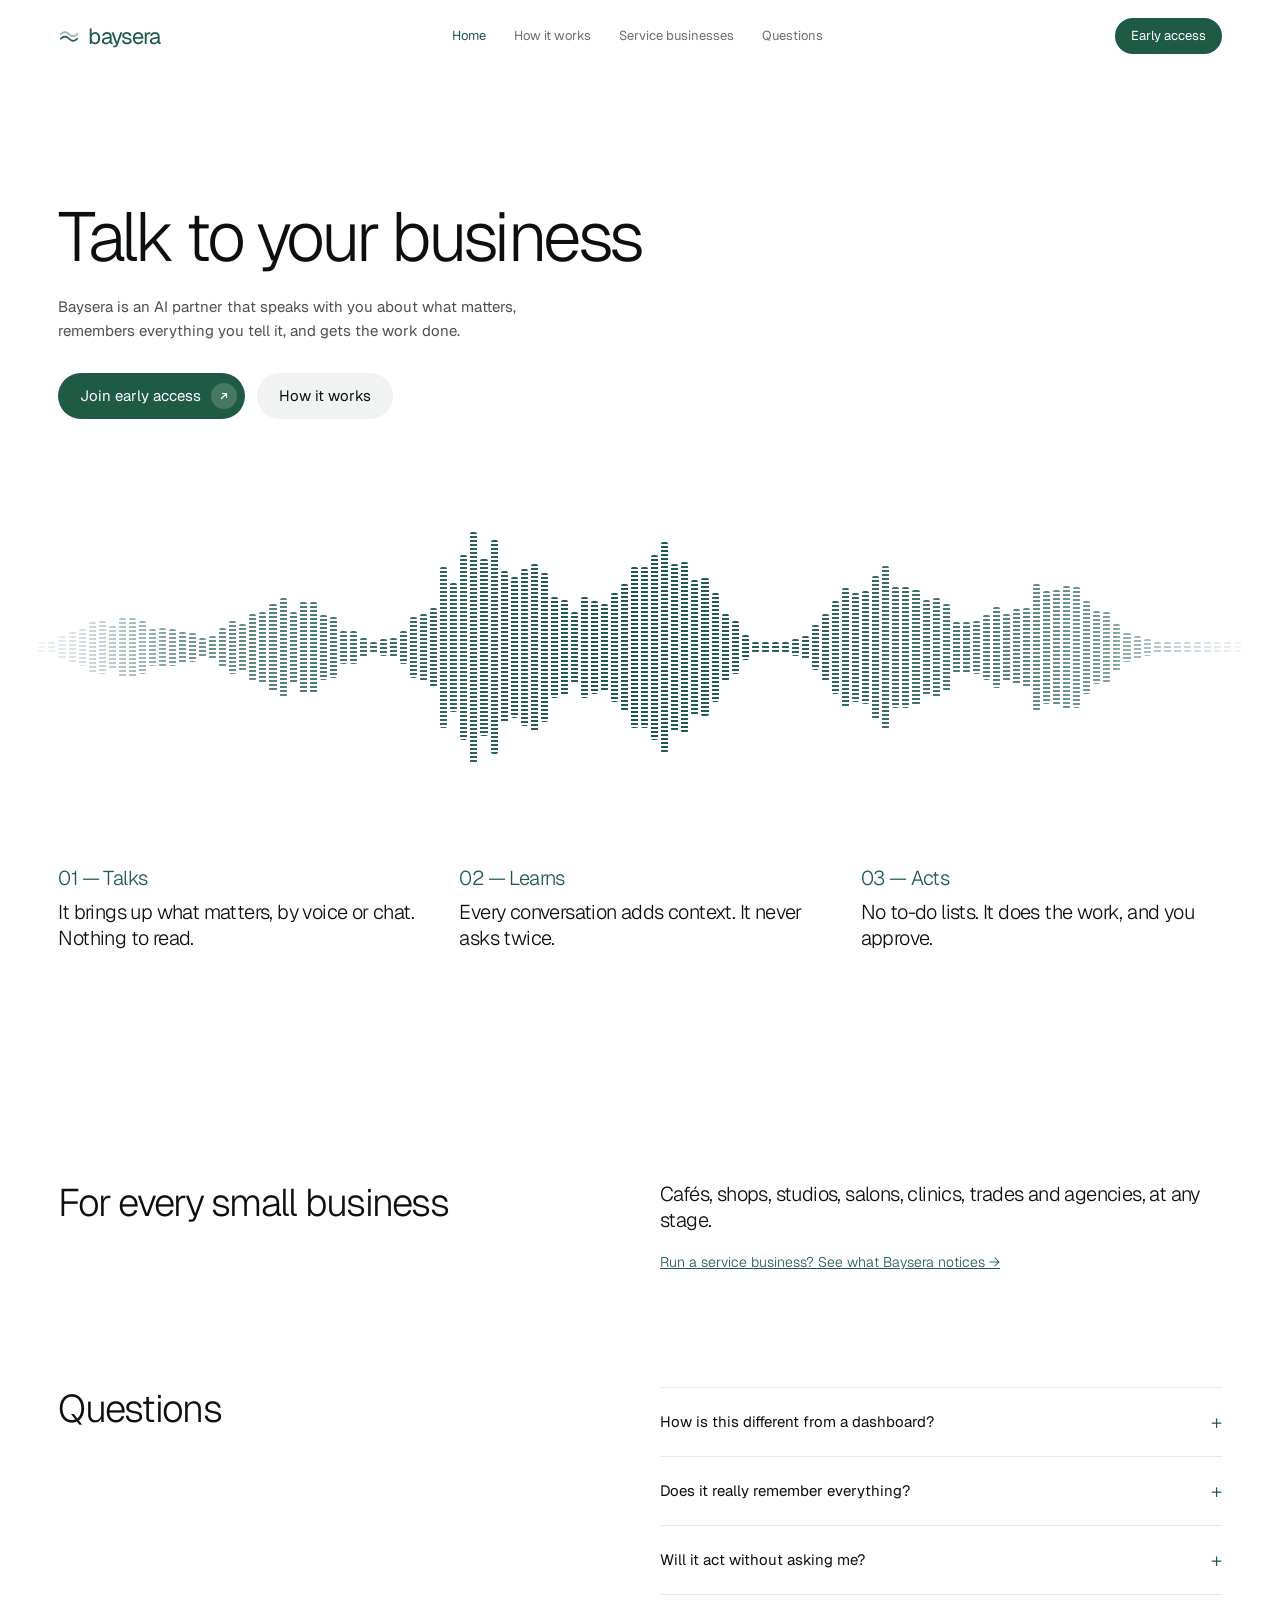
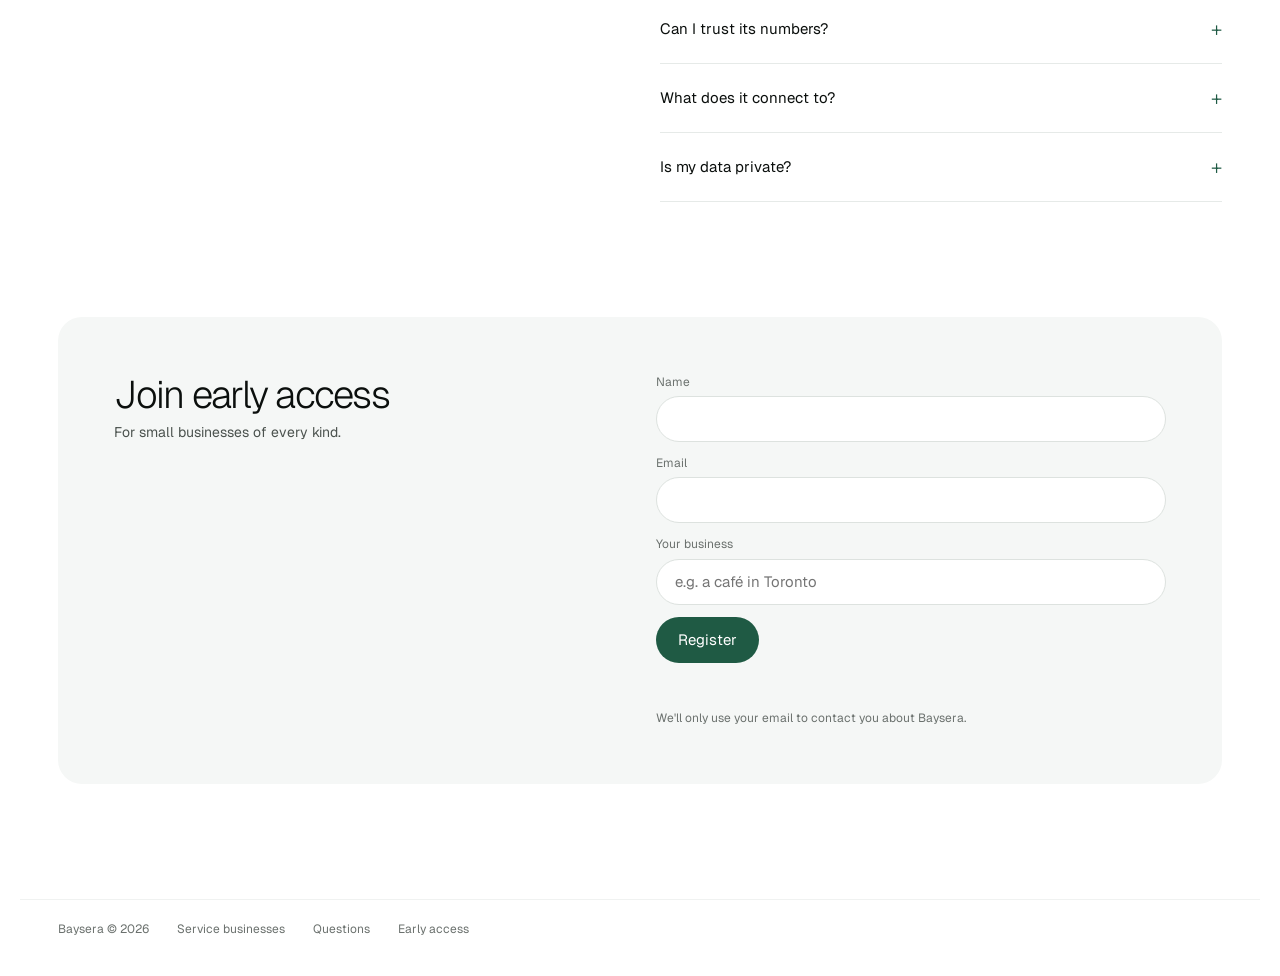
<file: index.html>
<!doctype html>
<html lang="en">
<head>
  <meta charset="utf-8">
  <meta name="viewport" content="width=device-width, initial-scale=1">
  <title>Baysera — Talk to your business</title>
  <meta name="description" content="Baysera is an AI partner for small businesses that speaks with you about what matters, remembers everything you tell it, and gets the work done.">
  <meta property="og:title" content="Baysera — Talk to your business">
  <meta property="og:description" content="An AI partner that talks with you, learns your business in every conversation, and acts on what matters.">
  <meta property="og:type" content="website">
  <meta name="theme-color" content="#ffffff">
  <link rel="icon" href="assets/favicon.svg" type="image/svg+xml">
  <link rel="preconnect" href="https://fonts.googleapis.com">
  <link rel="preconnect" href="https://fonts.gstatic.com" crossorigin>
  <link rel="stylesheet" href="https://fonts.googleapis.com/css2?family=Geist:wght@300;400;500&display=swap">
  <link rel="stylesheet" href="assets/styles.css">
</head>
<body>

<header class="site-header">
  <div class="wrap">
    <a class="logo" href="index.html" aria-label="Baysera home">
      <svg width="22" height="22" viewBox="0 0 24 24" fill="none" stroke="currentColor" stroke-width="1.8" stroke-linecap="round" aria-hidden="true"><path d="M3 15c3-3 6-3 9 0s6 3 9 0"/><path d="M3 10c3-3 6-3 9 0s6 3 9 0" opacity="0.45"/></svg>
      baysera
    </a>
    <nav class="nav" aria-label="Main">
      <a href="index.html" aria-current="page">Home</a>
      <a href="#how">How it works</a>
      <a href="service-businesses.html">Service businesses</a>
      <a href="#faq">Questions</a>
    </nav>
    <a class="btn btn-primary btn-sm" href="#early-access">Early access</a>
  </div>
</header>

<main>
  <section class="wrap hero" aria-labelledby="hero-title">
    <h1 id="hero-title">Talk to your business</h1>
    <p>Baysera is an AI partner that speaks with you about what matters, remembers everything you tell it, and gets the work done.</p>
    <div class="actions">
      <a class="btn btn-primary btn-arrow" href="#early-access">Join early access
        <span class="arrow"><svg width="12" height="12" viewBox="0 0 24 24" fill="none" stroke="#fff" stroke-width="2.4" stroke-linecap="round" stroke-linejoin="round" aria-hidden="true"><path d="M7 17L17 7M9 7h8v8"/></svg></span>
      </a>
      <a class="btn btn-secondary" href="#how">How it works</a>
    </div>
  </section>

  <div class="wave" aria-hidden="true"><div class="wave-bars"></div></div>

  <section id="how" class="wrap section-tight" aria-label="How it works">
    <div class="points">
      <div class="point">
        <p class="eyebrow">01 — Talks</p>
        <p>It brings up what matters, by voice or chat. Nothing to read.</p>
      </div>
      <div class="point">
        <p class="eyebrow">02 — Learns</p>
        <p>Every conversation adds context. It never asks twice.</p>
      </div>
      <div class="point">
        <p class="eyebrow">03 — Acts</p>
        <p>No to-do lists. It does the work, and you approve.</p>
      </div>
    </div>
  </section>

  <section class="wrap section" aria-labelledby="every-title">
    <div class="split">
      <h2 id="every-title" class="section-title">For every small business</h2>
      <div class="point">
        <p class="lead-light">Cafés, shops, studios, salons, clinics, trades and agencies, at any stage.</p>
        <p style="font-size:14px;letter-spacing:0;margin-top:12px"><a href="service-businesses.html" style="color:var(--green)">Run a service business? See what Baysera notices →</a></p>
      </div>
    </div>
  </section>

  <section id="faq" class="wrap section" aria-labelledby="faq-title">
    <div class="split">
      <h2 id="faq-title" class="section-title">Questions</h2>
      <div class="faq">
        <details>
          <summary>How is this different from a dashboard?<span class="plus" aria-hidden="true">+</span></summary>
          <p>You don't read Baysera, you talk to it. It tells you what matters, answers your questions, and handles the follow-through.</p>
        </details>
        <details>
          <summary>Does it really remember everything?<span class="plus" aria-hidden="true">+</span></summary>
          <p>Yes. What you tell it becomes part of how it understands your business. You can see, correct or delete anything it knows.</p>
        </details>
        <details>
          <summary>Will it act without asking me?<span class="plus" aria-hidden="true">+</span></summary>
          <p>Never. Baysera does the work up to the point of a decision. Nothing goes out until you approve it.</p>
        </details>
        <details>
          <summary>Can I trust its numbers?<span class="plus" aria-hidden="true">+</span></summary>
          <p>Every figure comes from a calculation on your own data and is checked before you hear it. The AI explains; it never invents numbers.</p>
        </details>
        <details>
          <summary>What does it connect to?<span class="plus" aria-hidden="true">+</span></summary>
          <p>The tools you already use, starting with booking platforms, spreadsheets and Instagram, with more on the way.</p>
        </details>
        <details>
          <summary>Is my data private?<span class="plus" aria-hidden="true">+</span></summary>
          <p>Yes. Your data is fully anonymized before any AI works with it, and it is never used to train AI models.</p>
        </details>
      </div>
    </div>
  </section>

  <section id="early-access" class="wrap section" aria-labelledby="ea-title">
    <div class="panel">
      <div>
        <h2 id="ea-title">Join early access</h2>
        <p class="sub">For small businesses of every kind.</p>
      </div>
      <!-- Replace YOUR_FORM_ID with your form endpoint ID. See README. -->
      <form id="early-access-form" class="form" action="https://formspree.io/f/YOUR_FORM_ID" method="POST" novalidate>
        <div class="field">
          <label for="ea-name">Name</label>
          <input id="ea-name" name="name" type="text" autocomplete="name">
        </div>
        <div class="field">
          <label for="ea-email">Email</label>
          <input id="ea-email" name="email" type="email" autocomplete="email" required>
        </div>
        <div class="field">
          <label for="ea-business">Your business</label>
          <input id="ea-business" name="business" type="text" placeholder="e.g. a café in Toronto">
        </div>
        <input type="hidden" name="_subject" value="New Baysera early-access request">
        <div class="hp" aria-hidden="true"><label for="ea-gotcha">Leave empty</label><input id="ea-gotcha" type="text" name="_gotcha" tabindex="-1" autocomplete="off"></div>
        <button class="btn btn-primary" type="submit">Register</button>
        <p class="form-status" role="status" aria-live="polite"></p>
        <p class="form-note">We'll only use your email to contact you about Baysera.</p>
      </form>
    </div>
  </section>
</main>

<footer class="site-footer">
  <div class="wrap">
    <span>Baysera © 2026</span>
    <a href="service-businesses.html">Service businesses</a>
    <a href="#faq">Questions</a>
    <a href="#early-access">Early access</a>
  </div>
</footer>

<script src="assets/main.js" defer></script>
</body>
</html>
</file>
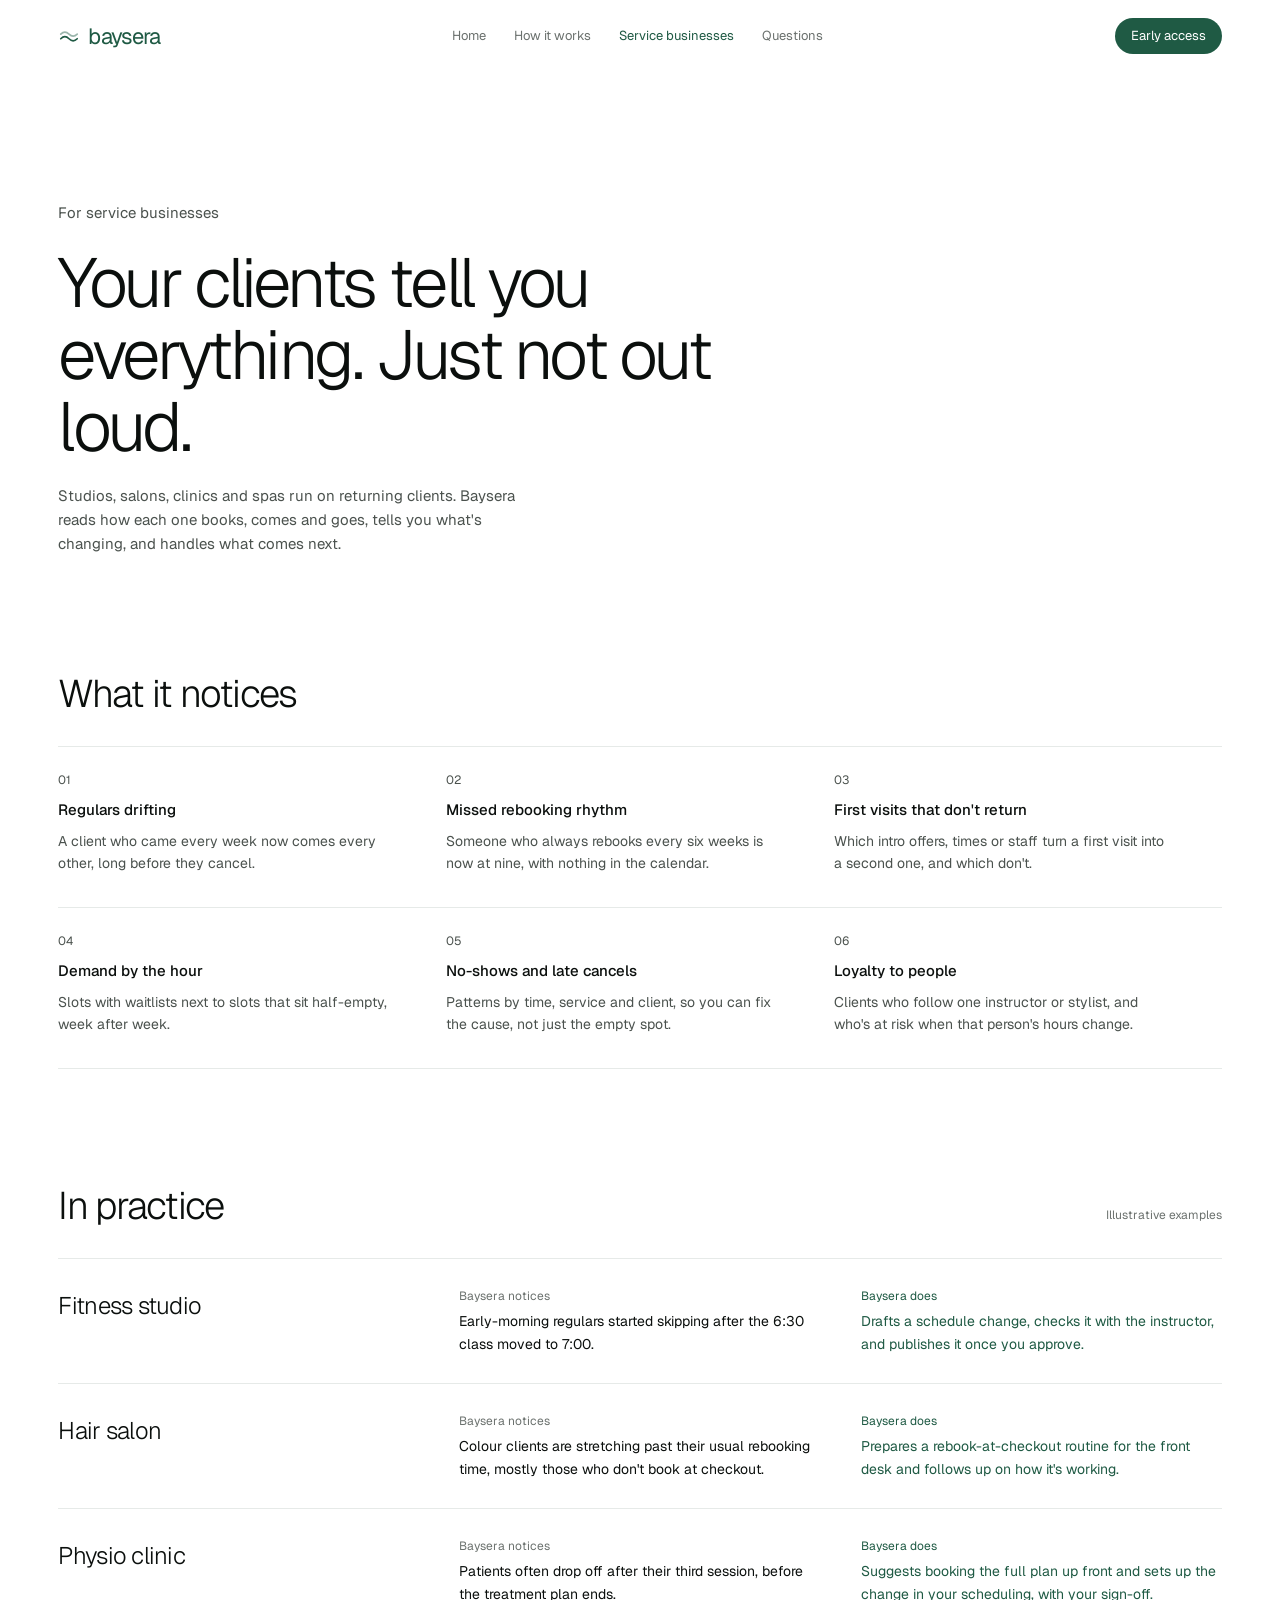
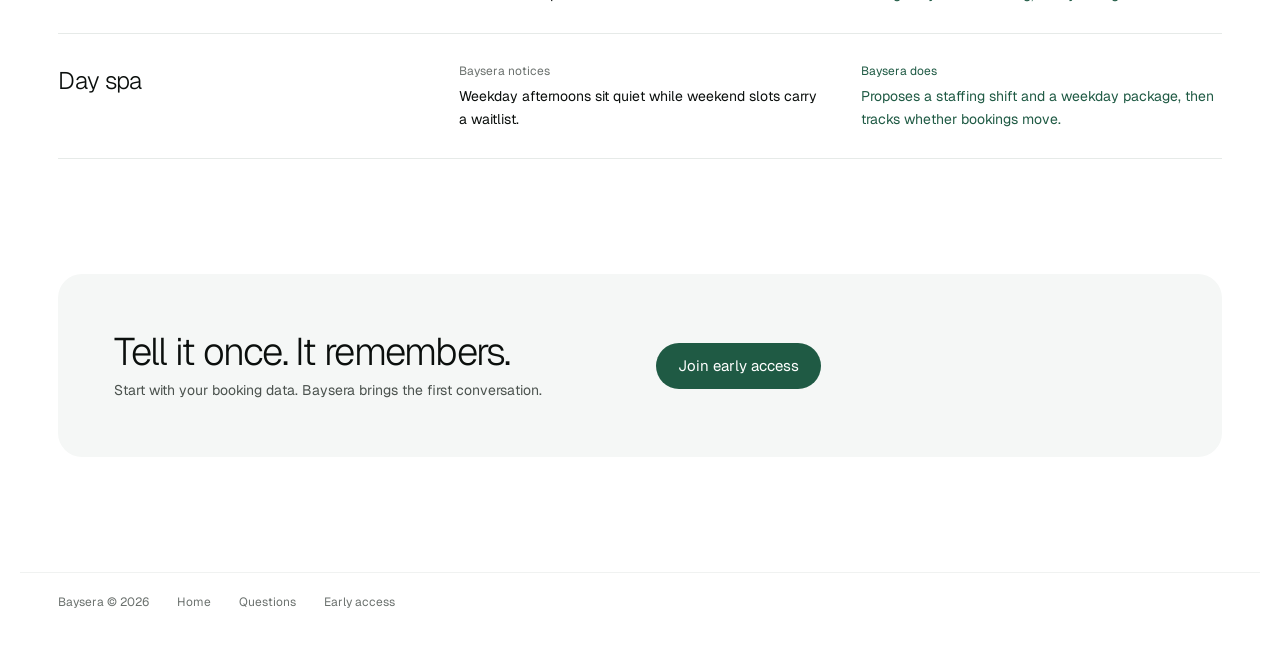
<file: service-businesses.html>
<!doctype html>
<html lang="en">
<head>
  <meta charset="utf-8">
  <meta name="viewport" content="width=device-width, initial-scale=1">
  <title>Baysera for service businesses</title>
  <meta name="description" content="How Baysera helps studios, salons, clinics and spas understand client behaviour and act on it.">
  <meta name="theme-color" content="#ffffff">
  <link rel="icon" href="assets/favicon.svg" type="image/svg+xml">
  <link rel="preconnect" href="https://fonts.googleapis.com">
  <link rel="preconnect" href="https://fonts.gstatic.com" crossorigin>
  <link rel="stylesheet" href="https://fonts.googleapis.com/css2?family=Geist:wght@300;400;500&display=swap">
  <link rel="stylesheet" href="assets/styles.css">
</head>
<body>

<header class="site-header">
  <div class="wrap">
    <a class="logo" href="index.html" aria-label="Baysera home">
      <svg width="22" height="22" viewBox="0 0 24 24" fill="none" stroke="currentColor" stroke-width="1.8" stroke-linecap="round" aria-hidden="true"><path d="M3 15c3-3 6-3 9 0s6 3 9 0"/><path d="M3 10c3-3 6-3 9 0s6 3 9 0" opacity="0.45"/></svg>
      baysera
    </a>
    <nav class="nav" aria-label="Main">
      <a href="index.html">Home</a>
      <a href="index.html#how">How it works</a>
      <a href="service-businesses.html" aria-current="page">Service businesses</a>
      <a href="index.html#faq">Questions</a>
    </nav>
    <a class="btn btn-primary btn-sm" href="index.html#early-access">Early access</a>
  </div>
</header>

<main>
  <section class="wrap hero" aria-labelledby="hero-title">
    <p class="eyebrow">For service businesses</p>
    <h1 id="hero-title">Your clients tell you everything. Just not out loud.</h1>
    <p>Studios, salons, clinics and spas run on returning clients. Baysera reads how each one books, comes and goes, tells you what's changing, and handles what comes next.</p>
  </section>

  <section class="wrap section" aria-labelledby="notices-title">
    <h2 id="notices-title" class="section-title">What it notices</h2>
    <div class="notices">
      <div class="notice"><p class="eyebrow">01</p><h3>Regulars drifting</h3><p>A client who came every week now comes every other, long before they cancel.</p></div>
      <div class="notice"><p class="eyebrow">02</p><h3>Missed rebooking rhythm</h3><p>Someone who always rebooks every six weeks is now at nine, with nothing in the calendar.</p></div>
      <div class="notice"><p class="eyebrow">03</p><h3>First visits that don't return</h3><p>Which intro offers, times or staff turn a first visit into a second one, and which don't.</p></div>
      <div class="notice"><p class="eyebrow">04</p><h3>Demand by the hour</h3><p>Slots with waitlists next to slots that sit half-empty, week after week.</p></div>
      <div class="notice"><p class="eyebrow">05</p><h3>No-shows and late cancels</h3><p>Patterns by time, service and client, so you can fix the cause, not just the empty spot.</p></div>
      <div class="notice"><p class="eyebrow">06</p><h3>Loyalty to people</h3><p>Clients who follow one instructor or stylist, and who's at risk when that person's hours change.</p></div>
    </div>
  </section>

  <section class="wrap section" aria-labelledby="practice-title" style="padding-top:0">
    <div style="display:flex;justify-content:space-between;align-items:baseline;gap:16px;flex-wrap:wrap">
      <h2 id="practice-title" class="section-title">In practice</h2>
      <span class="tag">Illustrative examples</span>
    </div>
    <div style="border-top:1px solid var(--line)">
      <div class="example">
        <h3>Fitness studio</h3>
        <div><span class="label">Baysera notices</span><p>Early-morning regulars started skipping after the 6:30 class moved to 7:00.</p></div>
        <div class="does"><span class="label">Baysera does</span><p>Drafts a schedule change, checks it with the instructor, and publishes it once you approve.</p></div>
      </div>
      <div class="example">
        <h3>Hair salon</h3>
        <div><span class="label">Baysera notices</span><p>Colour clients are stretching past their usual rebooking time, mostly those who don't book at checkout.</p></div>
        <div class="does"><span class="label">Baysera does</span><p>Prepares a rebook-at-checkout routine for the front desk and follows up on how it's working.</p></div>
      </div>
      <div class="example">
        <h3>Physio clinic</h3>
        <div><span class="label">Baysera notices</span><p>Patients often drop off after their third session, before the treatment plan ends.</p></div>
        <div class="does"><span class="label">Baysera does</span><p>Suggests booking the full plan up front and sets up the change in your scheduling, with your sign-off.</p></div>
      </div>
      <div class="example">
        <h3>Day spa</h3>
        <div><span class="label">Baysera notices</span><p>Weekday afternoons sit quiet while weekend slots carry a waitlist.</p></div>
        <div class="does"><span class="label">Baysera does</span><p>Proposes a staffing shift and a weekday package, then tracks whether bookings move.</p></div>
      </div>
    </div>
  </section>

  <section class="wrap section" style="padding-top:0" aria-label="Early access">
    <div class="panel" style="align-items:center">
      <div>
        <h2>Tell it once. It remembers.</h2>
        <p class="sub">Start with your booking data. Baysera brings the first conversation.</p>
      </div>
      <div><a class="btn btn-primary" href="index.html#early-access">Join early access</a></div>
    </div>
  </section>
</main>

<footer class="site-footer">
  <div class="wrap">
    <span>Baysera © 2026</span>
    <a href="index.html">Home</a>
    <a href="index.html#faq">Questions</a>
    <a href="index.html#early-access">Early access</a>
  </div>
</footer>

</body>
</html>
</file>
<file: assets/styles.css>
/* Baysera website — design tokens and shared styles */
:root {
  --green: #1f5a44;
  --green-hover: #174a38;
  --green-soft: #eef4f0;
  --ink: #0b0f0d;
  --ink-2: #4b524e;
  --muted: #6b716e;
  --line: #e6eae8;
  --field: #dde2df;
  --pill: #f1f3f2;
  --panel: #f5f7f6;
  --bg: #ffffff;
  --max: 1240px;
  --gutter: clamp(16px, 3vw, 40px);
  --font: "Geist", "Helvetica Neue", Arial, sans-serif;
}

*, *::before, *::after { box-sizing: border-box; }

html { scroll-behavior: smooth; }
@media (prefers-reduced-motion: reduce) { html { scroll-behavior: auto; } }

body {
  margin: 0;
  background: var(--bg);
  color: var(--ink);
  font-family: var(--font);
  font-size: 14px;
  line-height: 1.6;
  -webkit-font-smoothing: antialiased;
}

a { color: inherit; }
a:hover { color: var(--green-hover); }
:focus-visible { outline: 2px solid var(--green); outline-offset: 3px; border-radius: 4px; }

.wrap { max-width: var(--max); margin: 0 auto; padding-inline: var(--gutter); }
.sr-only {
  position: absolute; width: 1px; height: 1px; padding: 0; margin: -1px;
  overflow: hidden; clip: rect(0 0 0 0); white-space: nowrap; border: 0;
}

/* Header */
.site-header {
  position: sticky; top: 0; z-index: 10;
  background: rgba(255, 255, 255, 0.9);
  backdrop-filter: blur(10px);
  -webkit-backdrop-filter: blur(10px);
}
.site-header .wrap {
  display: flex; align-items: center; justify-content: space-between;
  gap: 16px; flex-wrap: wrap; padding-block: 18px;
}
.logo {
  display: inline-flex; align-items: center; gap: 8px;
  text-decoration: none; color: var(--green);
  font-size: 22px; font-weight: 400; letter-spacing: -0.04em;
}
.logo:hover { color: var(--green); }
.nav { display: flex; gap: 6px 28px; flex-wrap: wrap; font-size: 13px; }
.nav a { text-decoration: none; color: var(--muted); padding: 8px 0; }
.nav a:hover, .nav a[aria-current="page"] { color: var(--green); }
@media (max-width: 760px) { .nav { order: 3; width: 100%; } }

/* Buttons */
.btn {
  display: inline-flex; align-items: center; gap: 10px;
  min-height: 46px; padding: 0 22px; border-radius: 999px;
  font: inherit; font-size: 15px; text-decoration: none; border: 0; cursor: pointer;
  transition: background-color .15s ease;
}
.btn-sm { min-height: 36px; padding: 0 16px; font-size: 13px; }
.btn-primary { background: var(--green); color: #fff; }
.btn-primary:hover { background: var(--green-hover); color: #fff; }
.btn-secondary { background: var(--pill); color: var(--ink); }
.btn-secondary:hover { background: #e6e9e7; color: var(--ink); }
.btn-arrow { padding-right: 8px; }
.btn-arrow .arrow {
  width: 26px; height: 26px; border-radius: 999px;
  background: rgba(255, 255, 255, 0.18);
  display: inline-flex; align-items: center; justify-content: center;
}

/* Hero */
.hero { padding-top: clamp(72px, 10vw, 140px); display: flex; flex-direction: column; gap: 22px; }
.hero h1 {
  margin: 0; max-width: 760px;
  font-weight: 300; font-size: clamp(42px, 5.4vw, 72px);
  line-height: 1.04; letter-spacing: -0.05em;
}
.hero p { margin: 0; max-width: 470px; font-size: 15px; color: var(--ink-2); }
.actions { display: flex; flex-wrap: wrap; gap: 12px; margin-top: 8px; }
.eyebrow { font-size: 12px; color: var(--green); margin: 0; }

/* Voice waveform */
.wave {
  max-width: 1440px; margin: clamp(48px, 7vw, 88px) auto 0; padding-inline: var(--gutter);
  -webkit-mask-image: linear-gradient(90deg, transparent, #000 14%, #000 86%, transparent);
          mask-image: linear-gradient(90deg, transparent, #000 14%, #000 86%, transparent);
}
.wave-bars { display: flex; align-items: center; gap: 3px; height: clamp(160px, 22vw, 300px); }
.wave-bars span {
  flex: 1 1 0; border-radius: 2px;
  background: repeating-linear-gradient(to bottom, var(--green) 0 2px, transparent 2px 4px);
  transform-origin: center;
}
@media (prefers-reduced-motion: no-preference) {
  .wave-bars.is-live span { animation: breathe 3.2s ease-in-out infinite; animation-delay: var(--d, 0s); }
  @keyframes breathe { 0%, 100% { transform: scaleY(1); } 50% { transform: scaleY(0.82); } }
}

/* Sections */
.section { padding-block: clamp(64px, 9vw, 120px); }
.section-tight { padding-block: clamp(40px, 6vw, 80px) clamp(64px, 9vw, 120px); }
.section-title {
  margin: 0 0 32px; font-weight: 300;
  font-size: clamp(28px, 3vw, 40px); letter-spacing: -0.045em; line-height: 1.1;
}
.split { display: grid; grid-template-columns: repeat(auto-fit, minmax(min(100%, 320px), 1fr)); gap: 40px; }

.points { display: grid; grid-template-columns: repeat(auto-fit, minmax(min(100%, 260px), 1fr)); gap: 40px; }
.point { display: flex; flex-direction: column; gap: 8px; }
.point p, .lead-light {
  margin: 0; font-size: 20px; font-weight: 300; letter-spacing: -0.03em; line-height: 1.3;
}

/* FAQ */
.faq { border-top: 1px solid var(--line); }
.faq details { border-bottom: 1px solid var(--line); padding: 18px 0; }
.faq summary {
  display: flex; justify-content: space-between; align-items: center; gap: 16px;
  cursor: pointer; list-style: none; font-size: 15px;
}
.faq summary::-webkit-details-marker { display: none; }
.faq .plus { color: var(--green); font-size: 20px; font-weight: 300; transition: transform .2s ease; }
.faq details[open] .plus { transform: rotate(45deg); }
.faq p { margin: 10px 0 0; max-width: 560px; color: var(--ink-2); }

/* Early access */
.panel {
  background: var(--panel); border-radius: 24px; padding: clamp(28px, 5vw, 56px);
  display: grid; grid-template-columns: repeat(auto-fit, minmax(min(100%, 320px), 1fr));
  gap: 32px; align-items: start;
}
.panel h2 { margin: 0; font-weight: 300; font-size: clamp(28px, 3vw, 40px); letter-spacing: -0.045em; line-height: 1.1; }
.panel .sub { margin: 6px 0 0; color: var(--ink-2); }
.form { display: flex; flex-direction: column; gap: 12px; }
.field { display: flex; flex-direction: column; gap: 4px; }
.field label { font-size: 12px; color: var(--muted); }
.field input {
  font: inherit; font-size: 15px; color: var(--ink);
  border: 1px solid var(--field); background: #fff; border-radius: 999px;
  padding: 0 18px; min-height: 46px; width: 100%;
}
.field input:focus { outline: none; border-color: var(--green); box-shadow: 0 0 0 3px var(--green-soft); }
.form .btn { align-self: flex-start; }
.form-note { margin: 0; font-size: 12px; color: var(--muted); }
.form-status { margin: 0; font-size: 14px; min-height: 1.6em; }
.form-status.ok { color: var(--green); }
.form-status.err { color: #a03939; }
.hp { position: absolute; left: -10000px; width: 1px; height: 1px; overflow: hidden; }

/* Service page */
.notices { display: grid; grid-template-columns: repeat(auto-fit, minmax(min(100%, 300px), 1fr)); border-top: 1px solid var(--line); }
.notice { padding: 24px 24px 32px 0; border-bottom: 1px solid var(--line); display: flex; flex-direction: column; gap: 8px; }
.notice h3 { margin: 0; font-size: 15px; font-weight: 500; }
.notice p { margin: 0; color: var(--ink-2); max-width: 340px; }
.example {
  display: grid; grid-template-columns: repeat(auto-fit, minmax(min(100%, 240px), 1fr));
  gap: 12px 40px; padding: 28px 0; border-bottom: 1px solid var(--line);
}
.example h3 { margin: 0; font-weight: 300; font-size: 24px; letter-spacing: -0.03em; }
.example .label { display: block; font-size: 12px; color: var(--muted); margin-bottom: 4px; }
.example .does .label, .example .does p { color: var(--green); }
.example p { margin: 0; }
.tag { font-size: 12px; color: var(--muted); }

/* Footer */
.site-footer .wrap {
  display: flex; flex-wrap: wrap; gap: 10px 28px;
  padding-block: 20px 36px; font-size: 12px; color: var(--muted);
  border-top: 1px solid #f0f2f1;
}
.site-footer a { color: var(--muted); text-decoration: none; }
.site-footer a:hover { color: var(--green); }

.section + .section { padding-top: 0; }
</file>
